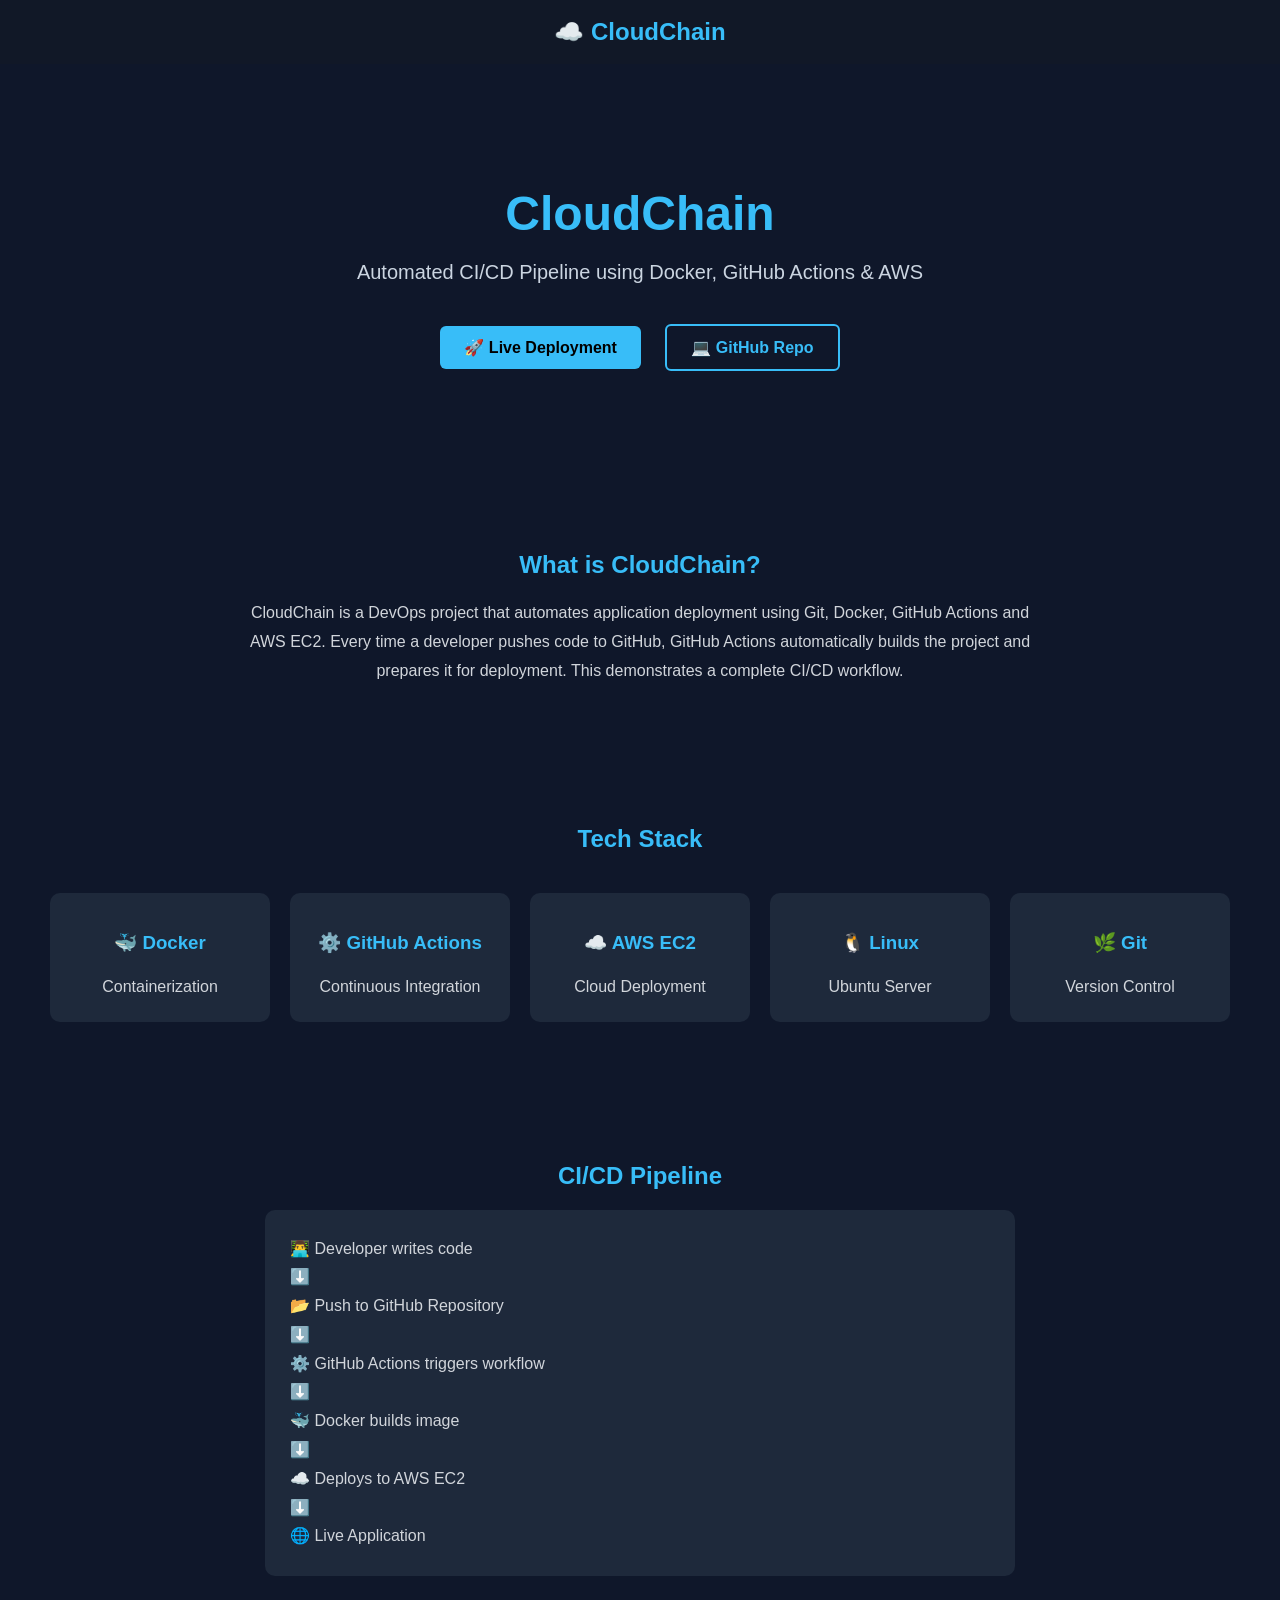
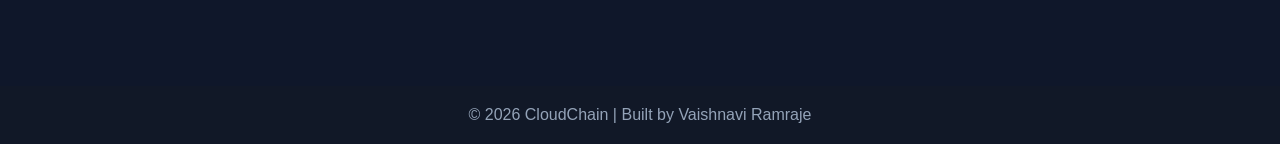
<file: index.html>
<!DOCTYPE html>
<html lang="en">
<head>
  <meta charset="UTF-8">
  <meta name="viewport" content="width=device-width, initial-scale=1.0">
  <title>CloudChain</title>

  <style>
    body {
      margin: 0;
      font-family: Arial, sans-serif;
      background: #0f172a;
      color: white;
      text-align: center;
    }

    /* Navbar */
    .navbar {
      background: #111827;
      padding: 18px;
    }

    .navbar h2 {
      margin: 0;
      color: #38bdf8;
    }

    /* Hero */
    .hero {
      padding: 90px 20px;
    }

    .hero h1 {
      font-size: 48px;
      color: #38bdf8;
      margin-bottom: 10px;
    }

    .hero p {
      font-size: 20px;
      color: #cbd5e1;
      margin-bottom: 30px;
    }

    /* Buttons */
    a {
      display: inline-block;
      margin: 10px;
      padding: 12px 24px;
      text-decoration: none;
      border-radius: 6px;
      font-weight: bold;
    }

    .btn1 {
      background: #38bdf8;
      color: black;
    }

    .btn2 {
      border: 2px solid #38bdf8;
      color: #38bdf8;
    }

    /* Section */
    .section {
      padding: 60px 20px;
    }

    .section h2 {
      color: #38bdf8;
      margin-bottom: 20px;
    }

    .section p {
      max-width: 800px;
      margin: auto;
      line-height: 1.8;
      color: #d1d5db;
    }

    /* Tech Stack */
    .tech-container {
      display: flex;
      justify-content: center;
      flex-wrap: wrap;
      gap: 20px;
      margin-top: 40px;
    }

    .card {
      background: #1e293b;
      width: 180px;
      padding: 20px;
      border-radius: 10px;
      transition: 0.3s;
    }

    .card:hover {
      transform: translateY(-5px);
      background: #334155;
    }

    .card h3 {
      color: #38bdf8;
    }

    /* Footer */
    footer {
      background: #111827;
      padding: 20px;
      margin-top: 50px;
      color: #94a3b8;
    }
  </style>
</head>

<body>

  <!-- Navbar -->
  <div class="navbar">
    <h2>☁️ CloudChain</h2>
  </div>

  <!-- Hero Section -->
  <div class="hero">
    <h1>CloudChain</h1>
    <p>Automated CI/CD Pipeline using Docker, GitHub Actions & AWS</p>

    <a href="http://100.31.65.151/live.html" target="_blank" class="btn1">
      🚀 Live Deployment
    </a>

    <a href="https://github.com/thevaishnavi20/CloudChain" target="_blank" class="btn2">
      💻 GitHub Repo
    </a>
  </div>

  <!-- About Section -->
  <div class="section">
    <h2>What is CloudChain?</h2>

    <p>
      CloudChain is a DevOps project that automates application deployment
      using Git, Docker, GitHub Actions and AWS EC2.
      Every time a developer pushes code to GitHub,
      GitHub Actions automatically builds the project and prepares it for deployment.
      This demonstrates a complete CI/CD workflow.
    </p>
  </div>

  <!-- Tech Stack -->
  <div class="section">

    <h2>Tech Stack</h2>

    <div class="tech-container">

      <div class="card">
        <h3>🐳 Docker</h3>
        <p>Containerization</p>
      </div>

      <div class="card">
        <h3>⚙️ GitHub Actions</h3>
        <p>Continuous Integration</p>
      </div>

      <div class="card">
        <h3>☁️ AWS EC2</h3>
        <p>Cloud Deployment</p>
      </div>

      <div class="card">
        <h3>🐧 Linux</h3>
        <p>Ubuntu Server</p>
      </div>

      <div class="card">
        <h3>🌿 Git</h3>
        <p>Version Control</p>
      </div>

    </div>

  </div> <!-- end of Tech Stack -->
<!-- CI/CD Pipeline Section -->
<div class="section">

  <h2>CI/CD Pipeline</h2>

  <div style="max-width:700px; margin:auto; text-align:left; background:#1e293b; padding:25px; border-radius:10px; line-height:2;">

    <p>👨‍💻 Developer writes code</p>
    <p>⬇️</p>
    <p>📂 Push to GitHub Repository</p>
    <p>⬇️</p>
    <p>⚙️ GitHub Actions triggers workflow</p>
    <p>⬇️</p>
    <p>🐳 Docker builds image</p>
    <p>⬇️</p>
    <p>☁️ Deploys to AWS EC2</p>
    <p>⬇️</p>
    <p>🌐 Live Application</p>

  </div>

</div>
  <!-- Footer -->
  <footer>
    © 2026 CloudChain | Built by Vaishnavi Ramraje
  </footer>

</body>
</html>
</file>
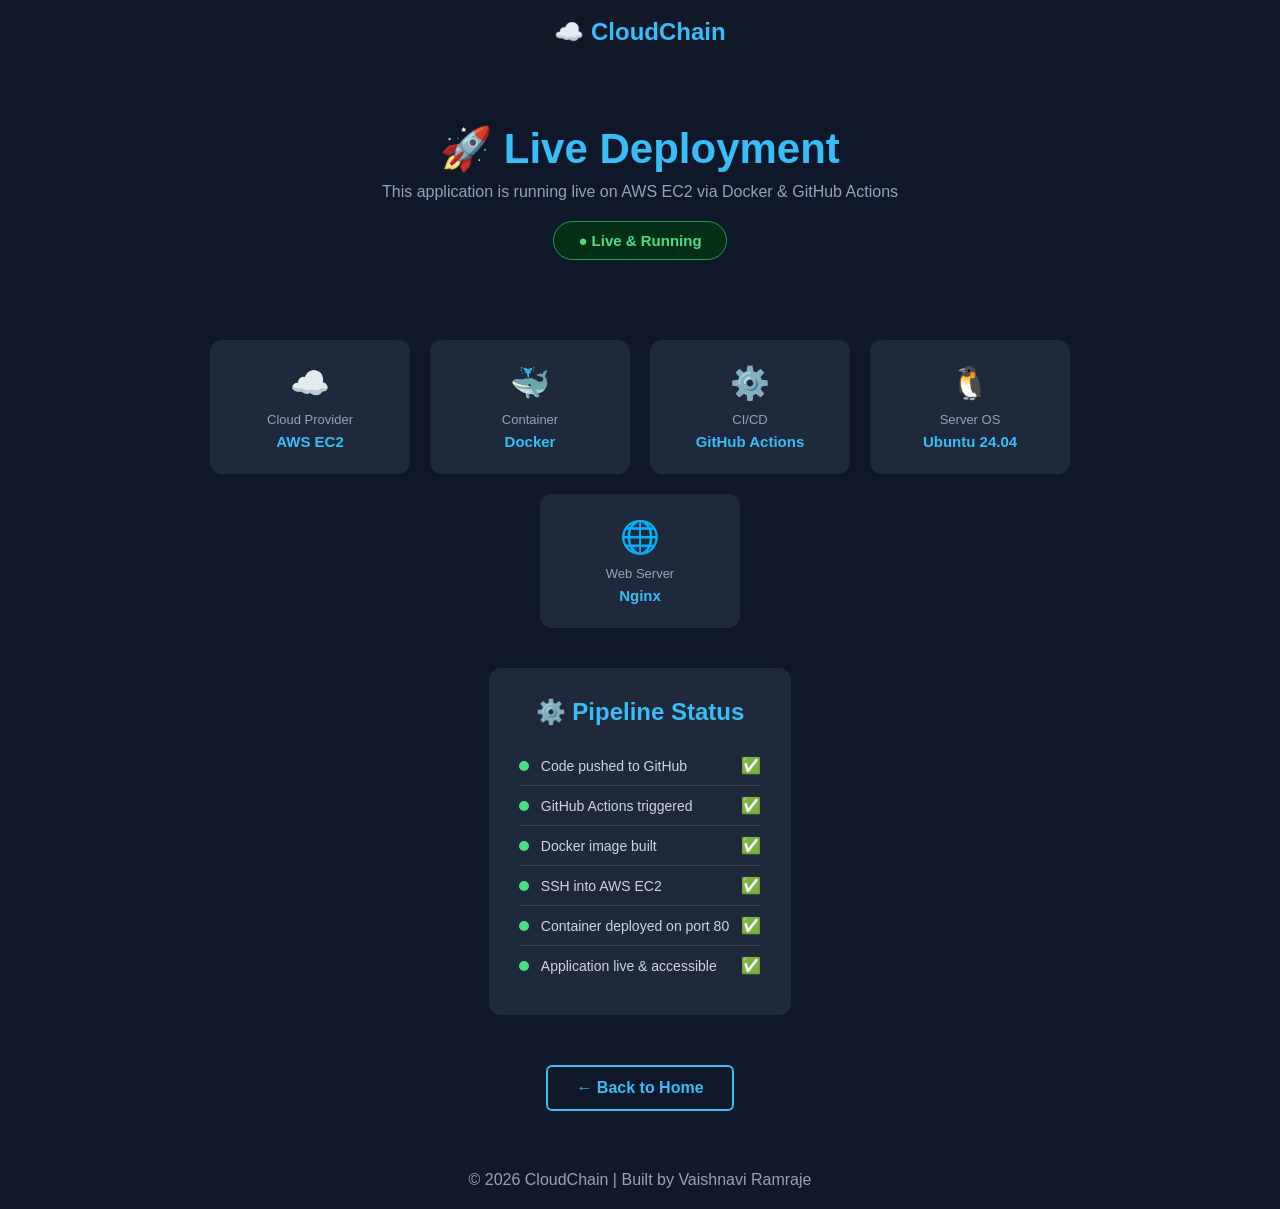
<file: live.html>
<!DOCTYPE html>
<html lang="en">
<head>
  <meta charset="UTF-8">
  <meta name="viewport" content="width=device-width, initial-scale=1.0">
  <title>CloudChain - Live Deployment</title>
  <style>
    * { margin: 0; padding: 0; box-sizing: border-box; }

    body {
      font-family: Arial, sans-serif;
      background: #0f172a;
      color: white;
      text-align: center;
      min-height: 100vh;
      display: flex;
      flex-direction: column;
    }

    .navbar {
      background: #111827;
      padding: 18px;
    }

    .navbar h2 {
      color: #38bdf8;
    }

    .hero {
      padding: 60px 20px 30px;
    }

    .hero h1 {
      font-size: 42px;
      color: #38bdf8;
      margin-bottom: 10px;
    }

    .hero p {
      color: #94a3b8;
      font-size: 16px;
    }

    .status-badge {
      display: inline-block;
      margin: 20px auto;
      background: #052e16;
      border: 1px solid #16a34a;
      color: #4ade80;
      padding: 10px 24px;
      border-radius: 999px;
      font-size: 15px;
      font-weight: bold;
    }

    .cards {
      display: flex;
      justify-content: center;
      flex-wrap: wrap;
      gap: 20px;
      padding: 30px 20px;
      max-width: 900px;
      margin: auto;
    }

    .card {
      background: #1e293b;
      border-radius: 12px;
      padding: 24px 20px;
      width: 200px;
      transition: 0.3s;
    }

    .card:hover {
      transform: translateY(-5px);
      background: #334155;
    }

    .card .icon { font-size: 32px; margin-bottom: 10px; }
    .card .label { color: #94a3b8; font-size: 13px; margin-bottom: 6px; }
    .card .value { color: #38bdf8; font-weight: bold; font-size: 15px; }

    .pipeline {
      max-width: 600px;
      margin: 10px auto 40px;
      background: #1e293b;
      border-radius: 12px;
      padding: 30px;
      text-align: left;
    }

    .pipeline h2 {
      color: #38bdf8;
      text-align: center;
      margin-bottom: 20px;
    }

    .step {
      display: flex;
      align-items: center;
      gap: 12px;
      padding: 10px 0;
      border-bottom: 1px solid #334155;
    }

    .step:last-child { border-bottom: none; }
    .step .dot { width: 10px; height: 10px; background: #4ade80; border-radius: 50%; flex-shrink: 0; }
    .step .text { color: #d1d5db; font-size: 14px; }
    .step .check { margin-left: auto; color: #4ade80; font-weight: bold; }

    .btn-back {
      display: inline-block;
      margin: 10px auto 40px;
      padding: 12px 28px;
      background: transparent;
      border: 2px solid #38bdf8;
      color: #38bdf8;
      border-radius: 6px;
      text-decoration: none;
      font-weight: bold;
      transition: 0.3s;
    }

    .btn-back:hover {
      background: #38bdf8;
      color: black;
    }

    footer {
      background: #111827;
      padding: 20px;
      margin-top: auto;
      color: #94a3b8;
    }
  </style>
</head>
<body>

  <div class="navbar">
    <h2>☁️ CloudChain</h2>
  </div>

  <div class="hero">
    <h1>🚀 Live Deployment</h1>
    <p>This application is running live on AWS EC2 via Docker & GitHub Actions</p>
    <div class="status-badge">● Live & Running</div>
  </div>

  <div class="cards">
    <div class="card">
      <div class="icon">☁️</div>
      <div class="label">Cloud Provider</div>
      <div class="value">AWS EC2</div>
    </div>
    <div class="card">
      <div class="icon">🐳</div>
      <div class="label">Container</div>
      <div class="value">Docker</div>
    </div>
    <div class="card">
      <div class="icon">⚙️</div>
      <div class="label">CI/CD</div>
      <div class="value">GitHub Actions</div>
    </div>
    <div class="card">
      <div class="icon">🐧</div>
      <div class="label">Server OS</div>
      <div class="value">Ubuntu 24.04</div>
    </div>
    <div class="card">
      <div class="icon">🌐</div>
      <div class="label">Web Server</div>
      <div class="value">Nginx</div>
    </div>
  </div>

  <div class="pipeline">
    <h2>⚙️ Pipeline Status</h2>
    <div class="step">
      <div class="dot"></div>
      <div class="text">Code pushed to GitHub</div>
      <div class="check">✅</div>
    </div>
    <div class="step">
      <div class="dot"></div>
      <div class="text">GitHub Actions triggered</div>
      <div class="check">✅</div>
    </div>
    <div class="step">
      <div class="dot"></div>
      <div class="text">Docker image built</div>
      <div class="check">✅</div>
    </div>
    <div class="step">
      <div class="dot"></div>
      <div class="text">SSH into AWS EC2</div>
      <div class="check">✅</div>
    </div>
    <div class="step">
      <div class="dot"></div>
      <div class="text">Container deployed on port 80</div>
      <div class="check">✅</div>
    </div>
    <div class="step">
      <div class="dot"></div>
      <div class="text">Application live & accessible</div>
      <div class="check">✅</div>
    </div>
  </div>

  <a href="index.html" class="btn-back">← Back to Home</a>

  <footer>
    © 2026 CloudChain | Built by Vaishnavi Ramraje
  </footer>

</body>
</html>
</file>
